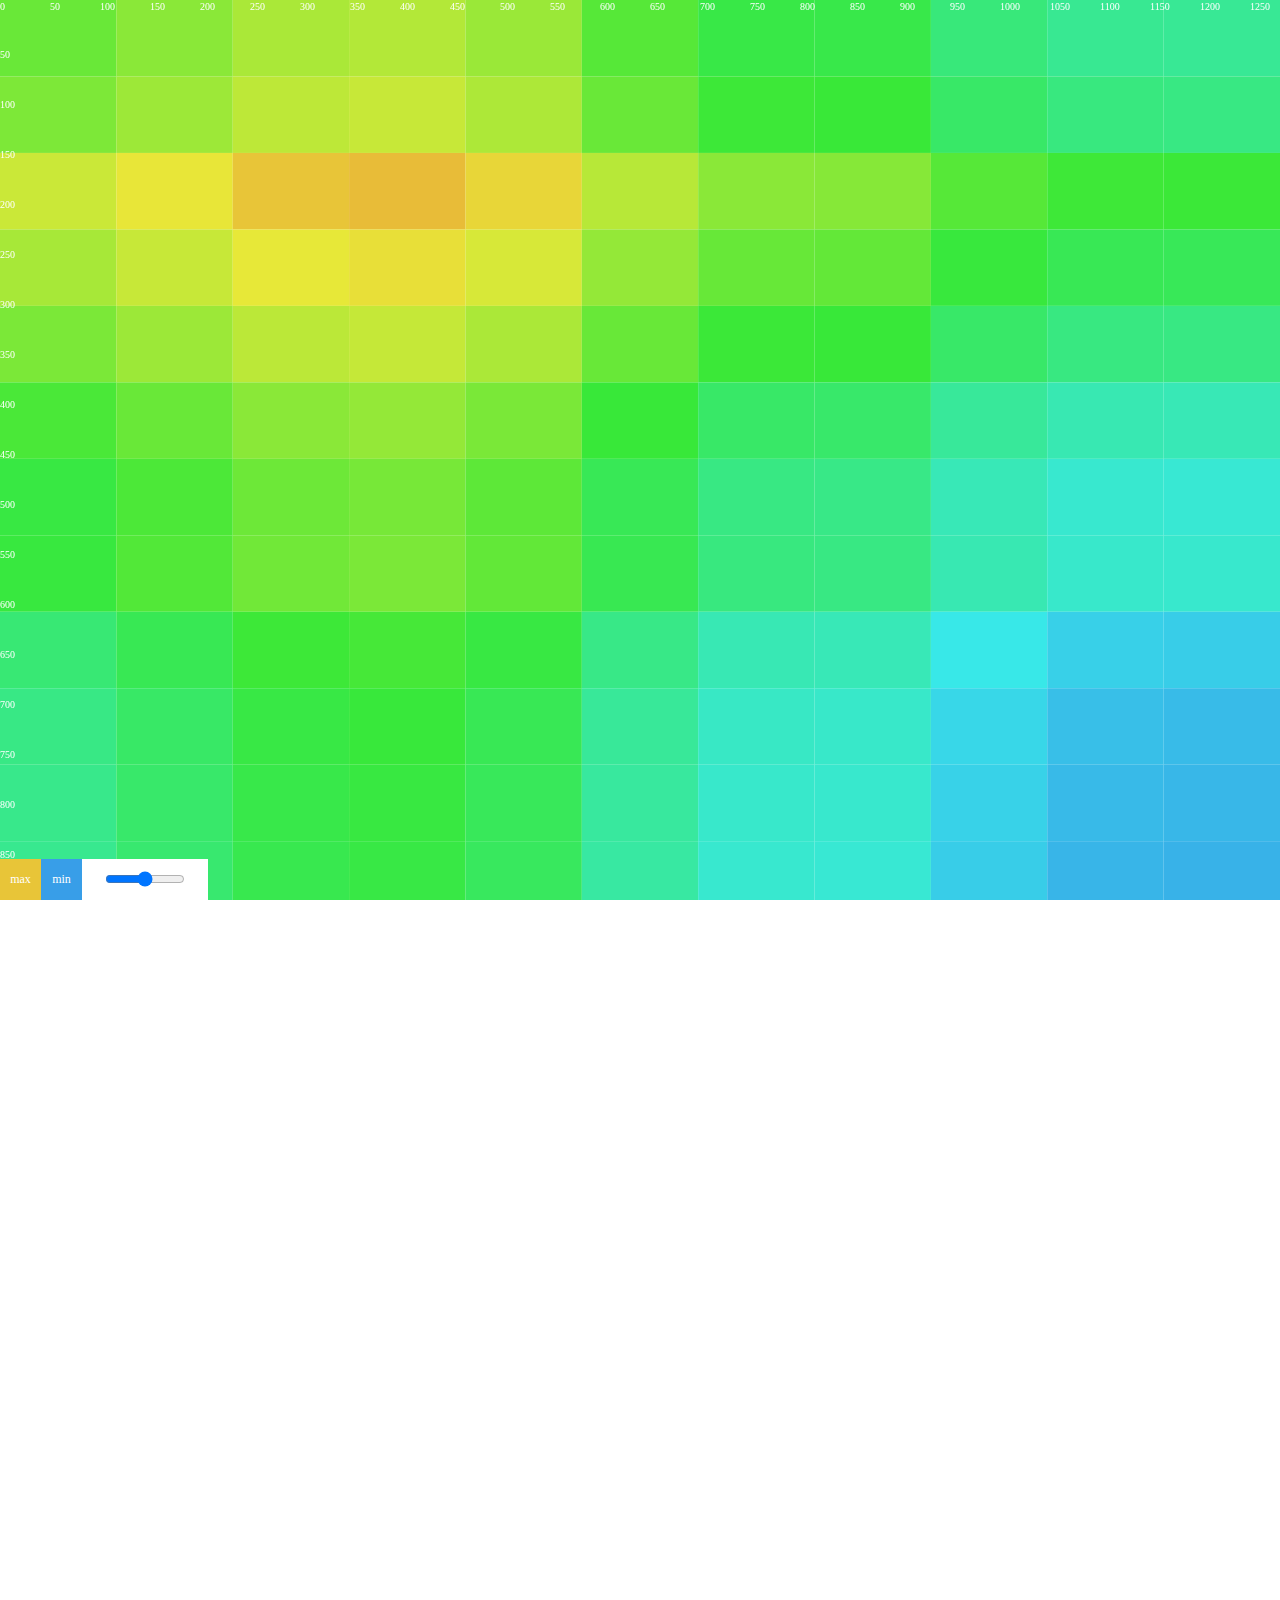
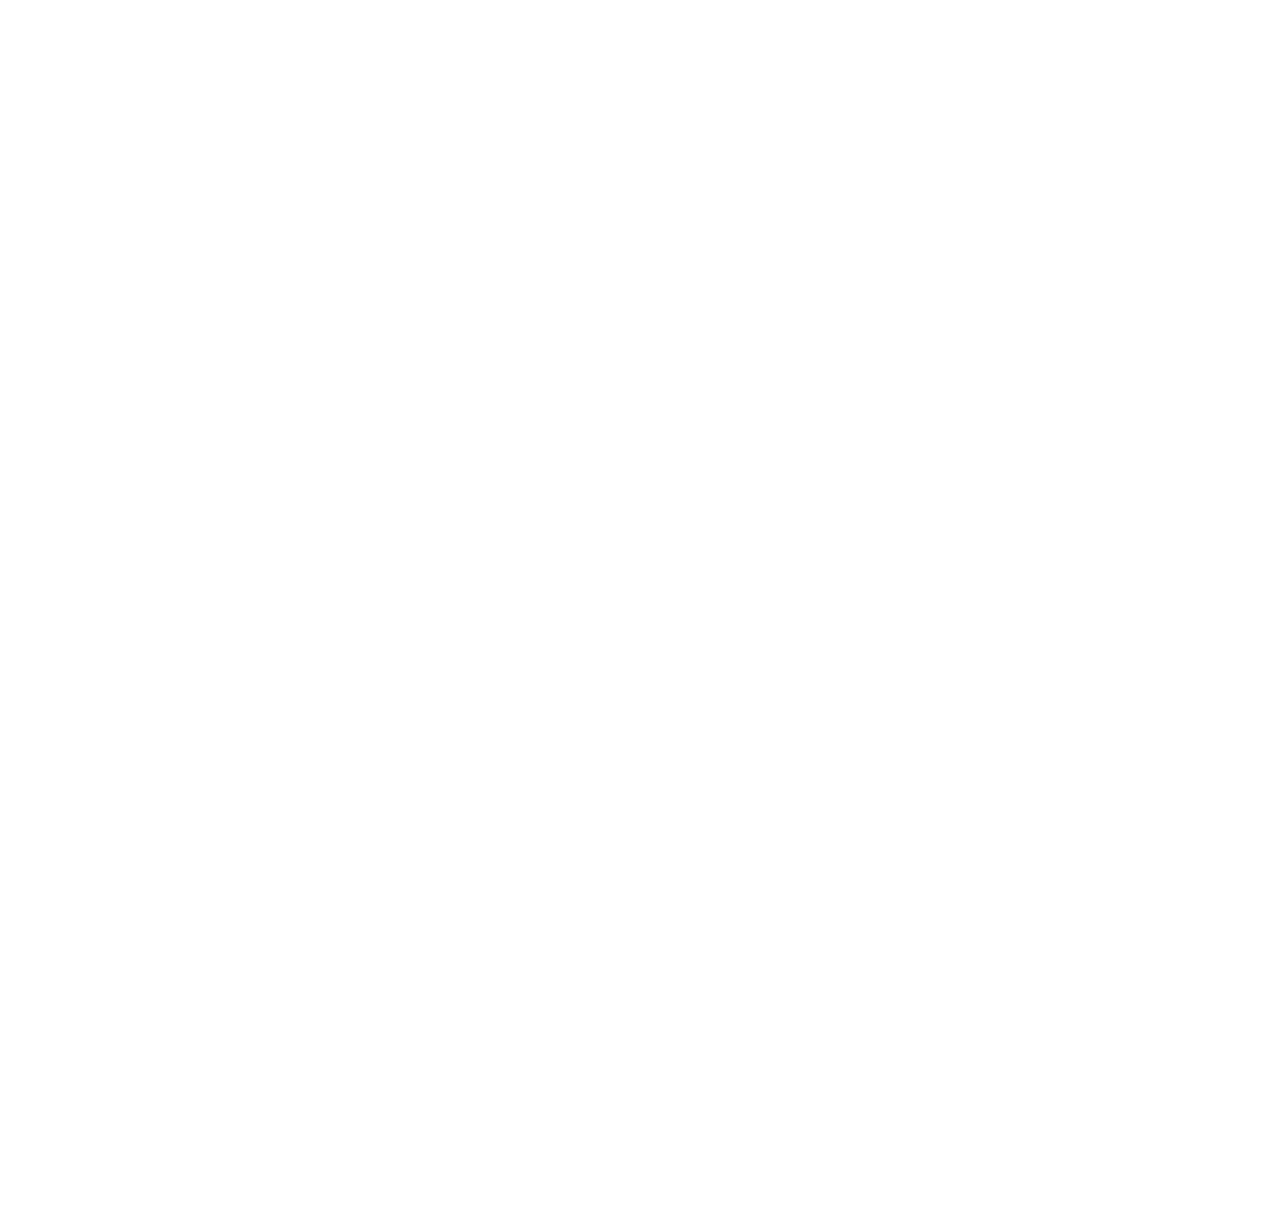
<file: examples/index.html>
<!DOCTYPE html>
<html>
<head>
    <title></title>
    <style>
        body { margin: 0;
            background:  top center;
            background-image: url(https://dl.dropboxusercontent.com/u/60349134/page.jpg);
            background-repeat: no-repeat;
            height:2832px;
        }


    </style>
</head>
<body>

</body>
<!--<script src="https://rawgit.com/TrackDuck/attention-map/master/am.js" language="JavaScript"></script>-->
<script src="sm.js" language="JavaScript"></script>

</html>
</file>
